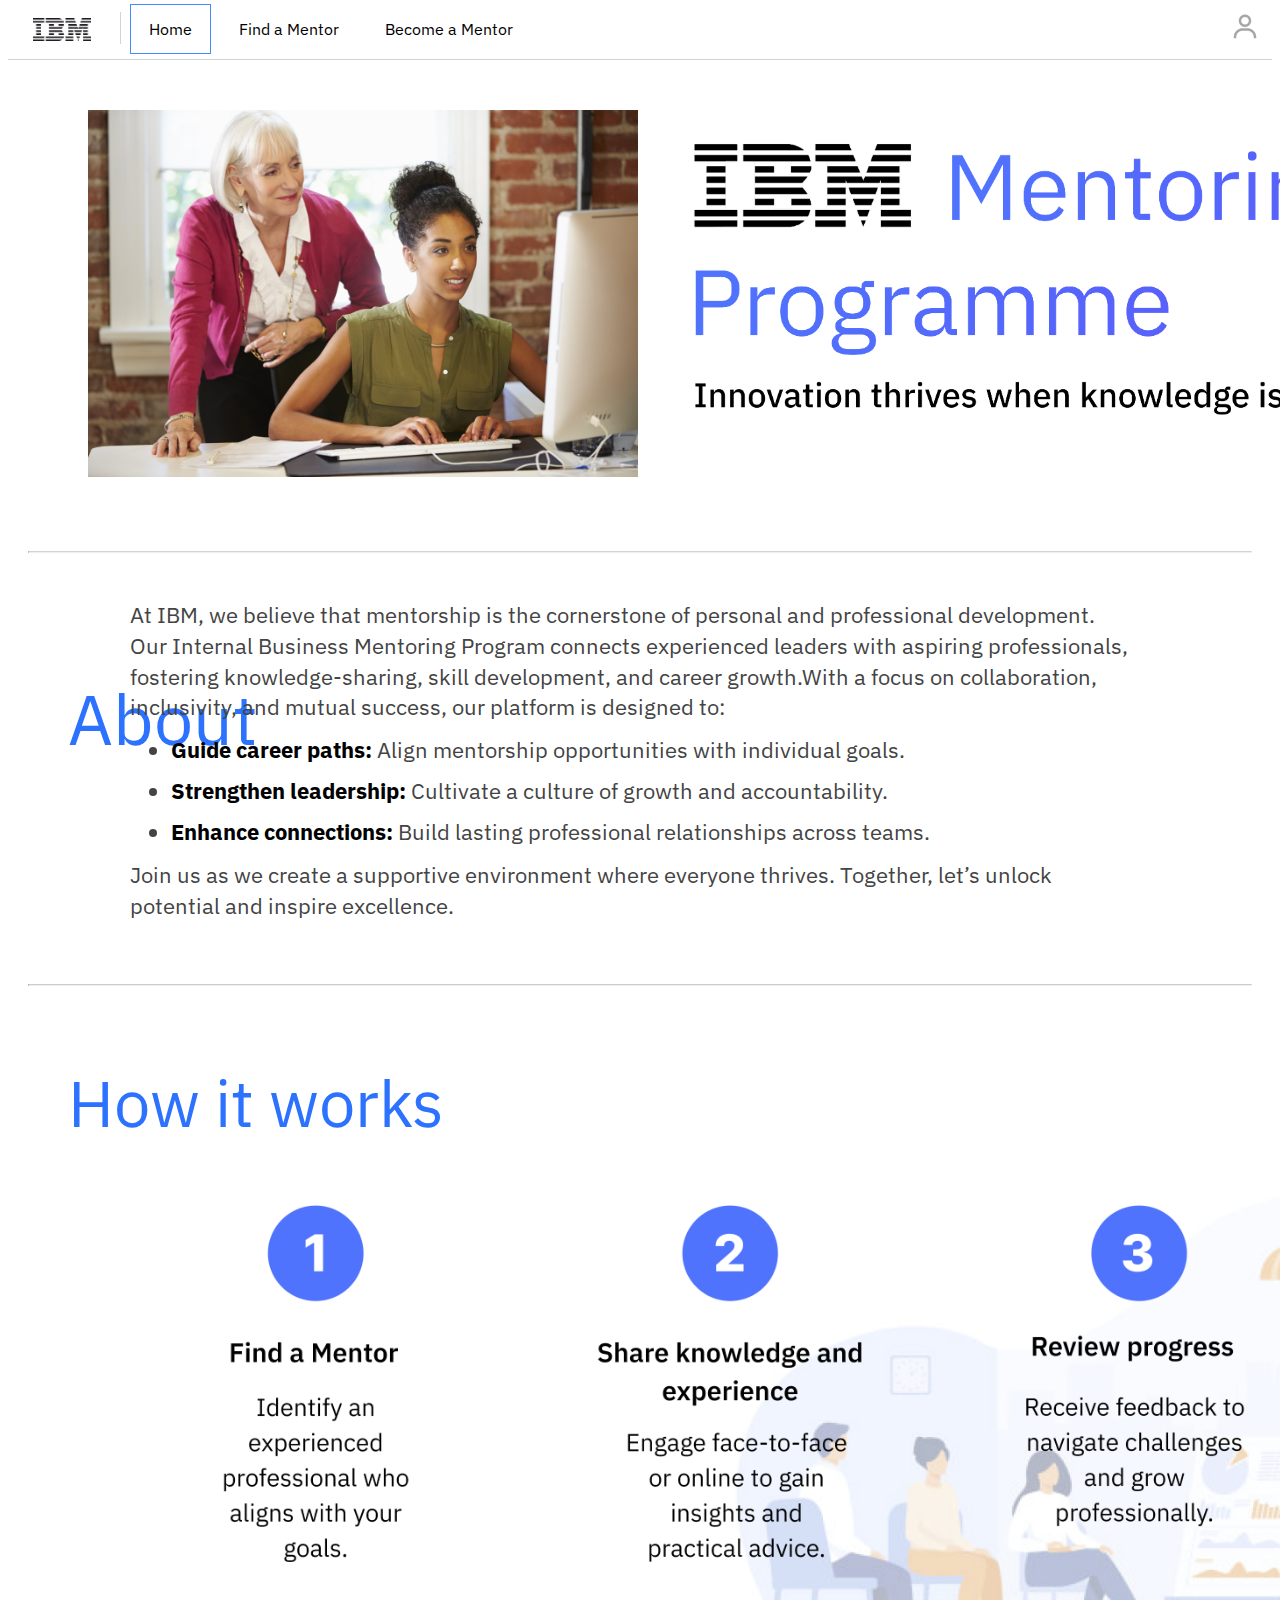
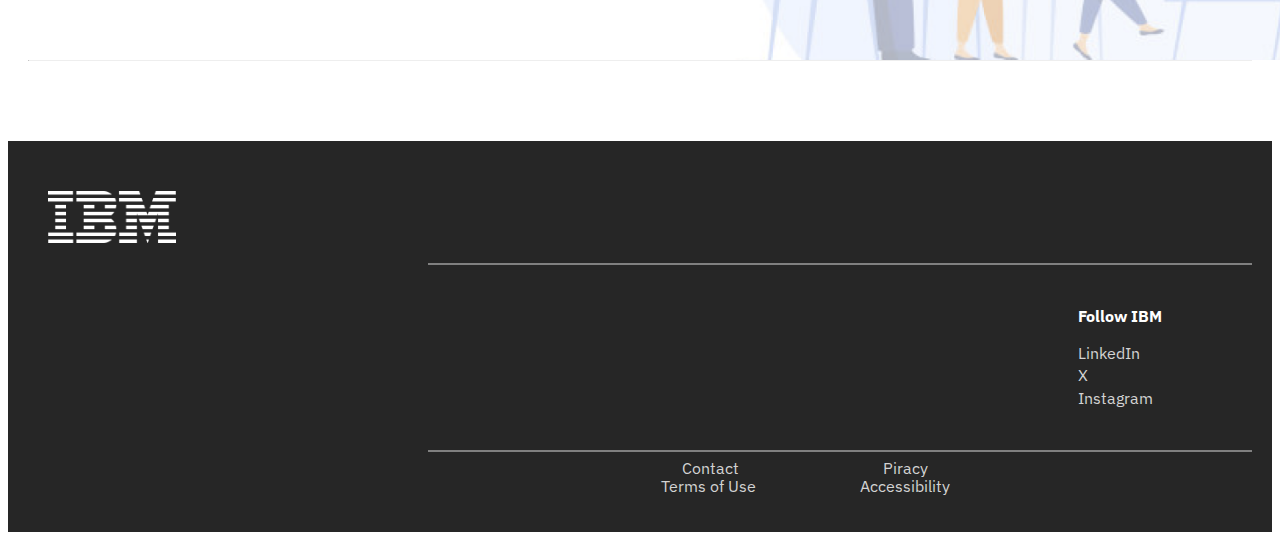
<file: index.html>
<!DOCTYPE html>
<html lang="en">
<head>
    <meta charset="UTF-8">
    <meta name="viewport" content="width=device-width, initial-scale=1.0">
    <title>IBM - Mentoring Programme</title>

    <link rel="icon" type="image/x-icon" href="images/ibm-bee.png">
    <link rel="stylesheet" href="indexStyle.css">
    <link rel="stylesheet" href="https://fonts.googleapis.com/css?family=IBM+Plex+Sans">
</head>
<body>
    <div class="header">
        <!--Logo button-->
        <div class="logo-container">
          <a href="index.html">
            <img src="images/ibm-logo.png" alt="IBM Logo" class="logo" />
          </a>
        </div>
        <div class="vertical-line"></div>
        <!--Button group-->
        <div class="btn-group">
          <button class="button, current" onclick="document.location='index.html'">Home</button>
          <button class="button" onclick="document.location='FindMentor/findMentor.html'">Find a Mentor</button>
          <button class="button" onclick="document.location='BecomeMentor/becomeMentor.html'">Become a Mentor</button>
        </div>
        <!--User image-->
        <a onclick="document.location='portal/portal.html'">
          <img src="images/user-img.png" alt="profile" class="profile">       
        </a>
        <!--Line design-->
        <hr class="hLine">
    </div>

    <div class ="body">
        <!--Mentor picture-->
        <img src="images/Mentoring image.jpg" alt="Mentor working with employee" class="home-image">
        <!--Home page title-->
        <div class="home-pg-title">
            <img src="images/Homepage title.png" alt="ibm logo" class="logo-title">
        </div>
    </div>

    <!--About paragraph-->
    <hr class="aline">
     
    <div class="about page">
      <h1>About</h1>
      <p1>At IBM, we believe that mentorship is the cornerstone of personal and professional development. Our Internal Business Mentoring Program connects experienced leaders with aspiring professionals, fostering knowledge-sharing, skill development, and career growth.With a focus on collaboration, inclusivity, and mutual success, our platform is designed to:</p1>
      <ul>
        <li><strong>Guide career paths:</strong> Align mentorship opportunities with individual goals.</li>
        <li><strong>Strengthen leadership:</strong> Cultivate a culture of growth and accountability.</li>
        <li><strong>Enhance connections:</strong> Build lasting professional relationships across teams.</li>
     </ul>
     <p2>Join us as we create a supportive environment where everyone thrives. Together, let’s unlock potential and inspire excellence.</p2>
    </div>

    <!--How it works paragraph-->
    <hr class="aline2">

    <div class="how-it-works-para">
      <h2>How it works</h2>
      <img src="images/how it works image.png" class="how-it-works-image">
      <hr class="aline3">
    </div>

    <!--Footer-->
    <footer class="footer">
      <div class="footer-content">
        <!--IBM logo-->
        <img src="../images/ibm-logo-white.png" alt="IBM logo" class="ibm-logo-white">
        <p>
          <!--Socials-->
          <hr class="socials-line">
          <div class="socials">
            <p class="socials-header">Follow IBM</p>
            <a href="https://www.linkedin.com/company/ibm" target="_blank">LinkedIn</a><br>
            <a href="https://www.twitter.com/ibm" target="_blank">X</a><br>
            <a href="https://www.instagram.com/ibm" target="_blank">Instagram</a>
          </div>
          <!--Misc hyperlinks-->
          <hr class="misc-line">
          <div class="misc-content1">
            <a href="https://www.ibm.com/uk-en/contact?lnk=flg-cont-uken" target="_blank">Contact</a>
            <a href="https://www.ibm.com/privacy?lnk=flg-priv-uken" target="_blank">Piracy</a><br>
          </div>
          <div class="misc-content2">
            <a href="https://www.ibm.com/uk-en/legal?lnk=flg-tous-uken" target="_blank">Terms of Use</a>
            <a href="https://www.ibm.com/able?lnk=flg-able-uken" target="_blank">Accessibility</a>
          </div>
        </p>
      </div>
    </footer>

</body>
</file>
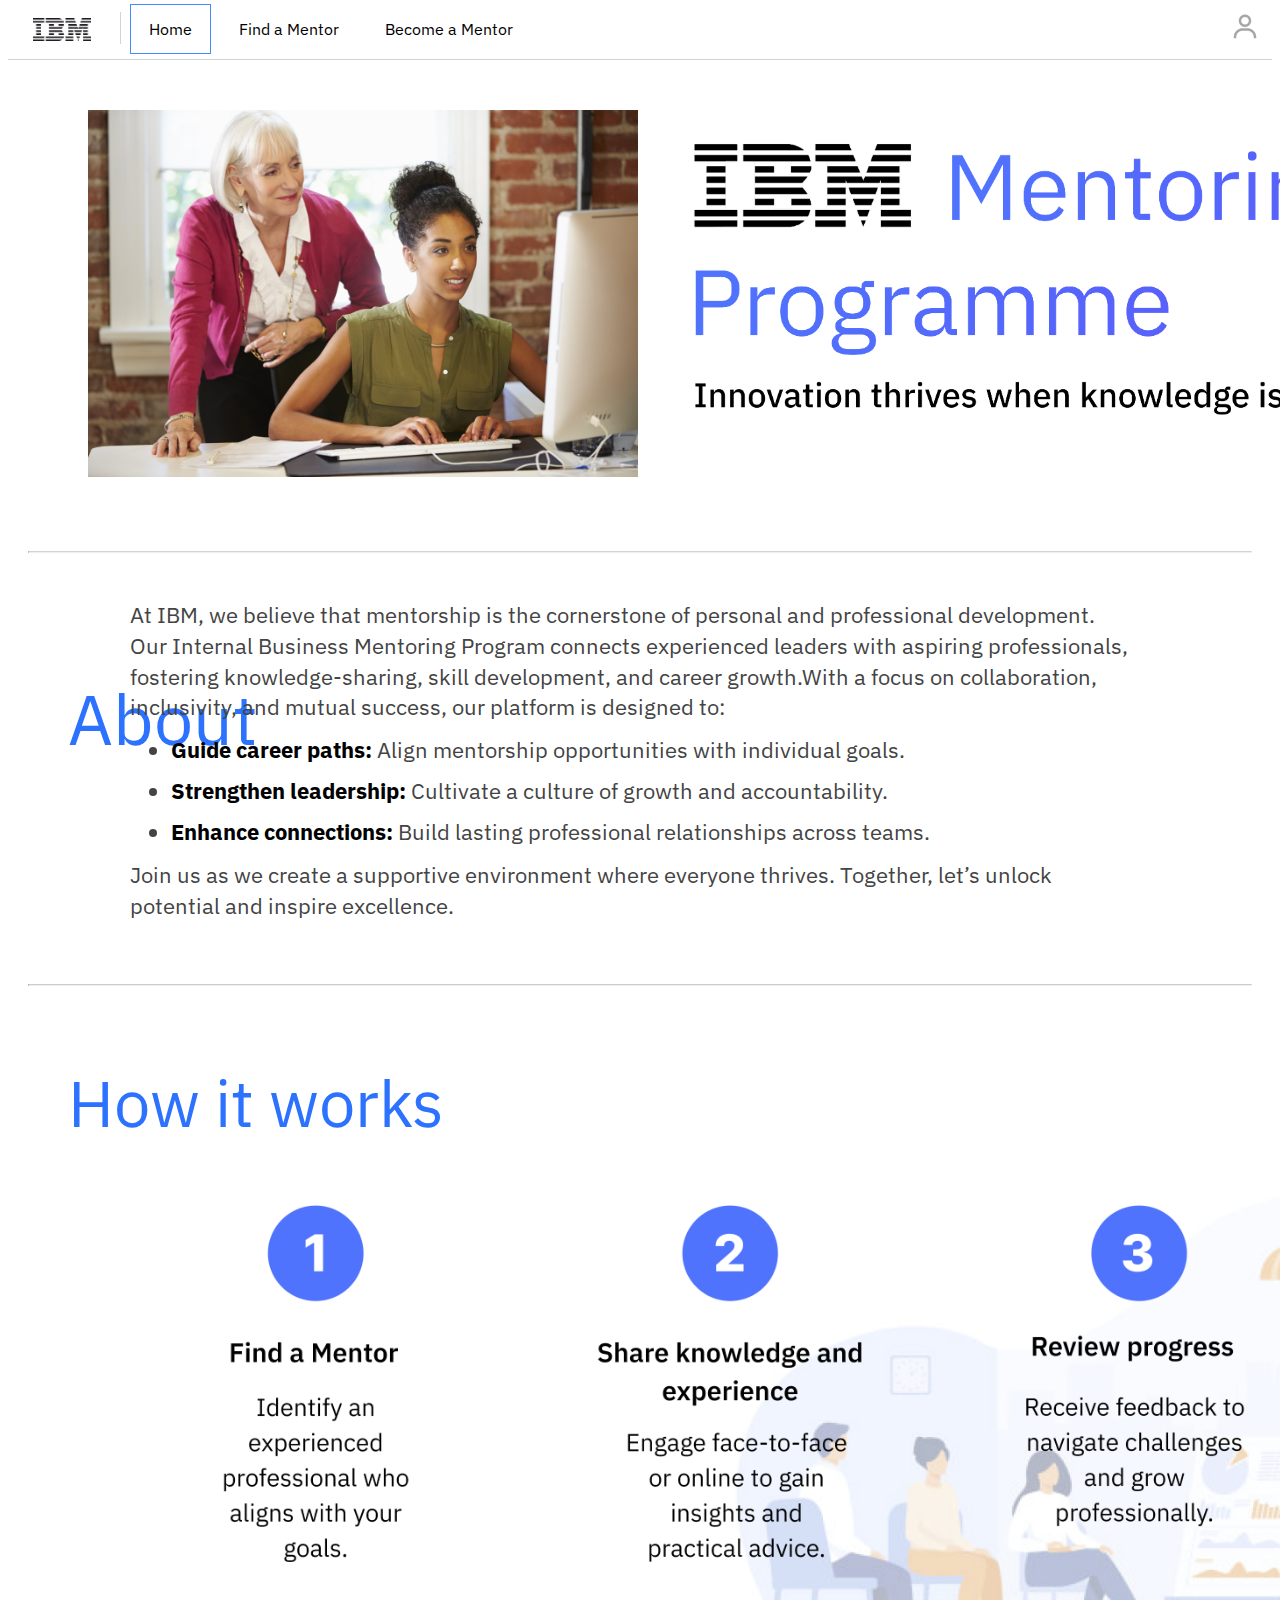
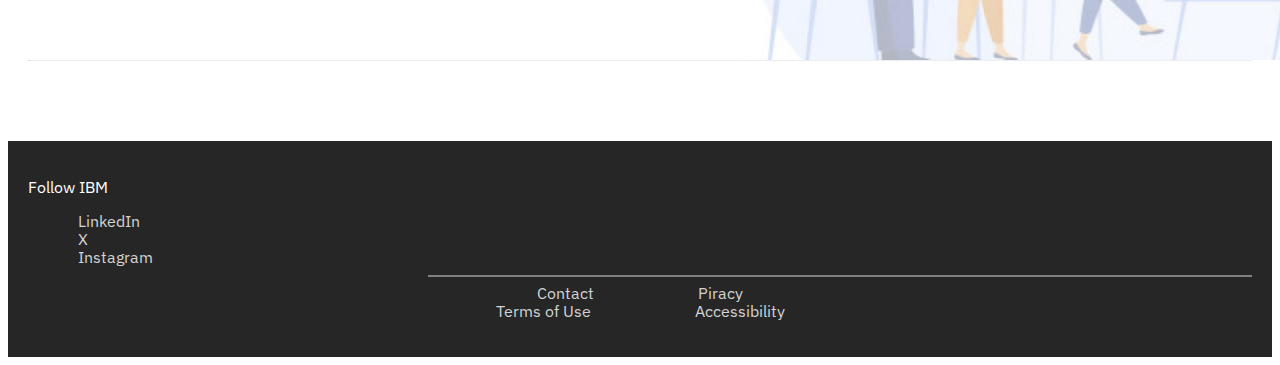
<file: Homepage/index.html>
<!DOCTYPE html>
<html lang="en">
<head>
    <meta charset="UTF-8">
    <meta name="viewport" content="width=device-width, initial-scale=1.0">
    <title>IBM - Mentoring Programme</title>

    <link rel="icon" type="image/x-icon" href="../images/ibm-bee.png">
    <link rel="stylesheet" href="indexStyle.css">
    <link rel="stylesheet" href="https://fonts.googleapis.com/css?family=IBM+Plex+Sans">
</head>
<body>
    <div class="header">
        <!--Logo button-->
        <div class="logo-container">
          <a href="/Homepage/index.html">
            <img src="../images/ibm-logo.png" alt="IBM Logo" class="logo" />
          </a>
        </div>
        <div class="vertical-line"></div>
        <!--Button group-->
        <div class="btn-group">
          <button class="button, current" onclick="document.location='index.html'">Home</button>
          <button class="button" onclick="document.location='../FindMentor/findMentor.html'">Find a Mentor</button>
          <button class="button" onclick="document.location='../BecomeMentor/becomeMentor.html'">Become a Mentor</button>
        </div>
        <!--User image-->
        <a href="">
          <img src="../images/user-img.png" alt="profile" class="profile">       
        </a>
        <!--Line design-->
        <hr class="hLine">
    </div>

    <div class ="body">
        <!--Mentor picture-->
        <img src="../images/Mentoring image.jpg" alt="Mentor working with employee" class="home-image">
        <!--Home page title-->
        <div class="home-pg-title">
            <img src="../images/Homepage title.png" alt="ibm logo" class="logo-title">
        </div>
    </div>

    <!--About paragraph-->
    <hr class="aline">
     
    <div class="about page">
      <h1>About</h1>
      <p1>At IBM, we believe that mentorship is the cornerstone of personal and professional development. Our Internal Business Mentoring Program connects experienced leaders with aspiring professionals, fostering knowledge-sharing, skill development, and career growth.With a focus on collaboration, inclusivity, and mutual success, our platform is designed to:</p1>
      <ul>
        <li><strong>Guide career paths:</strong> Align mentorship opportunities with individual goals.</li>
        <li><strong>Strengthen leadership:</strong> Cultivate a culture of growth and accountability.</li>
        <li><strong>Enhance connections:</strong> Build lasting professional relationships across teams.</li>
     </ul>
     <p2>Join us as we create a supportive environment where everyone thrives. Together, let’s unlock potential and inspire excellence.</p2>
    </div>

    <!--How it works paragraph-->
    <hr class="aline2">

    <div class="how-it-works-para">
      <h2>How it works</h2>
      <img src="../images/how it works image.png" class="how-it-works-image">
      <hr class="aline3">
    </div>

    <!--Footer-->
    <footer class="footer">
      <div class="footer-content">
        <p>
          <div class="socials">
            <p class="socials-header">Follow IBM</p>
            <a href="#" target="_blank">LinkedIn</a><br>
            <a href="#" target="_blank">X</a><br>
            <a href="#" target="_blank">Instagram</a>
          </div>
          <hr class="misc-line">
          <div class="misc-content">
            <a href="#" target="_blank">Contact</a>
            <a href="#" target="_blank">Piracy</a><br>
            <a href="#" target="_blank">Terms of Use</a>
            <a href="#" target="_blank">Accessibility</a>
          </div>
        </p>
      </div>
    </footer>
  
</body>
</file>
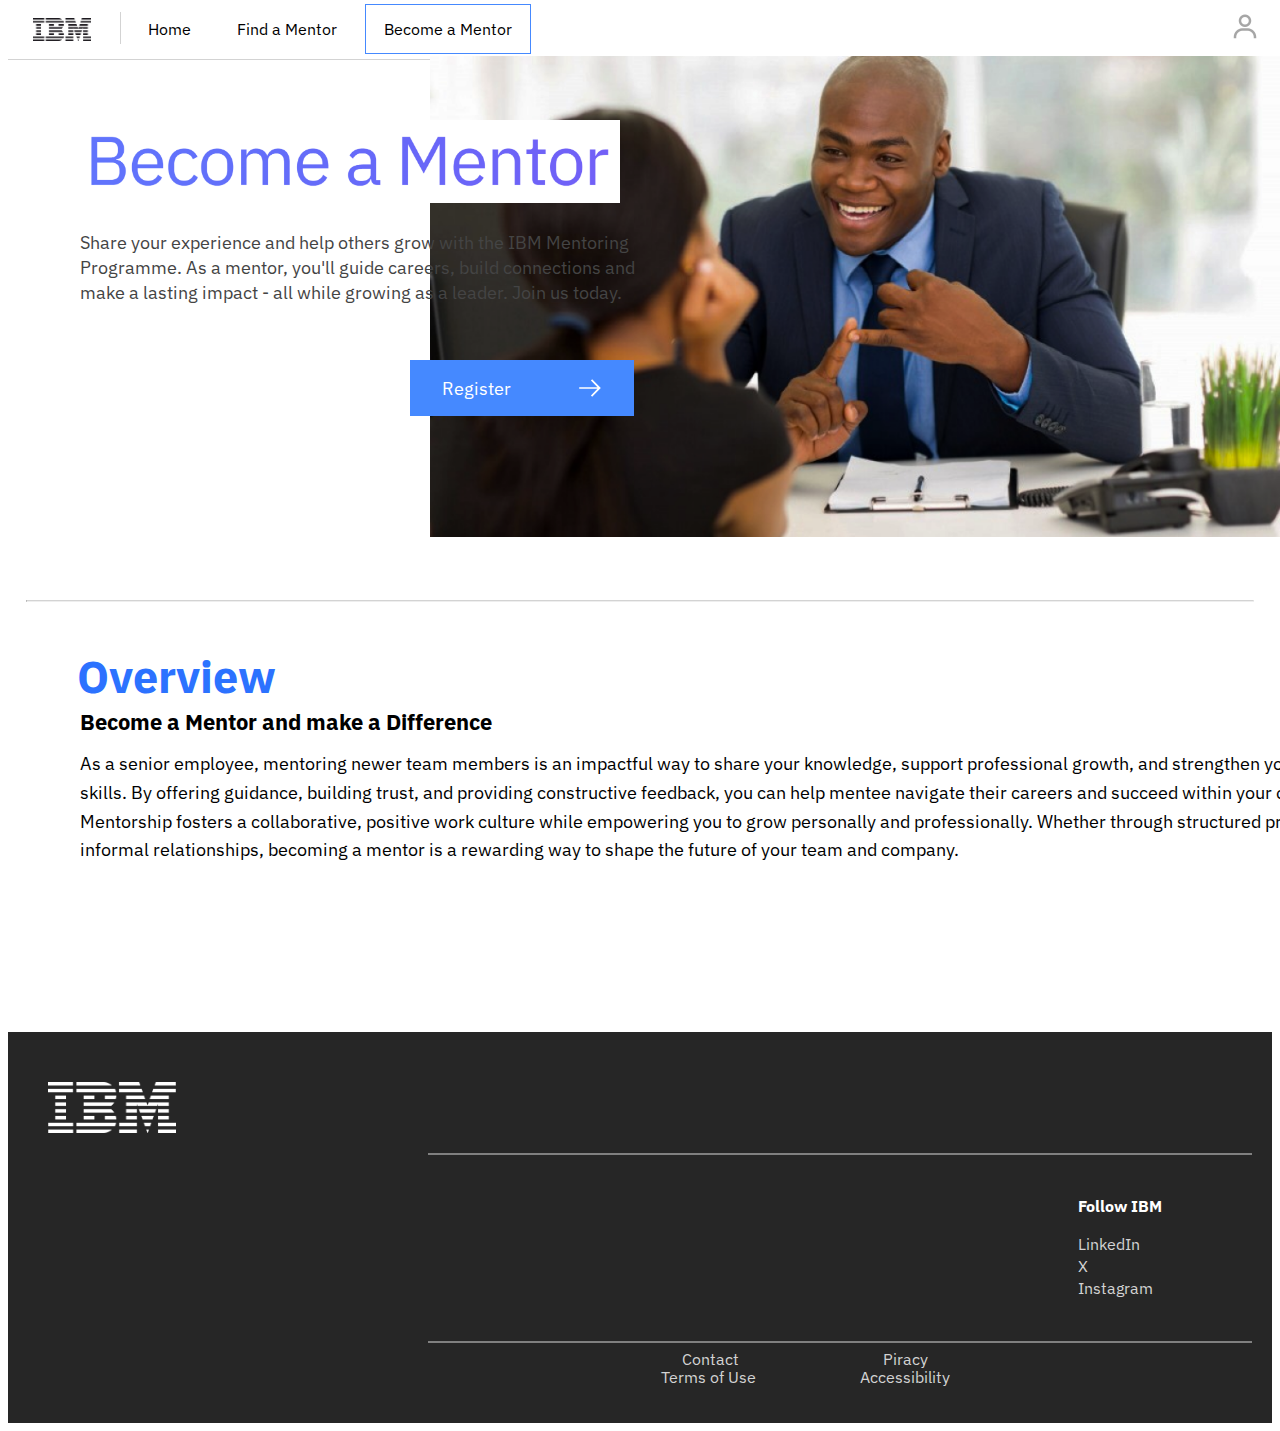
<file: BecomeMentor/becomeMentor.html>
<!DOCTYPE html>
<html lang="en">
<head>
    <meta charset="UTF-8">
    <meta name="viewport" content="width=device-width, initial-scale=1.0">
    <title>IBM - Become a Mentor</title>

    <link rel="icon" type="image/x-icon" href="../images/ibm-bee.png">
    <link rel="stylesheet" href="Styles.css">
    <link rel="stylesheet" href="https://fonts.googleapis.com/css?family=IBM+Plex+Sans">
</head>
<body>
    <div class="header">
        <!--Logo button-->
        <div class="logo-container">
          <a href="../index.html">
            <img src="../images/ibm-logo.png" alt="IBM Logo" class="logo" />
          </a>
        </div>
        <div class="vertical-line"></div>
        <!--Button group-->
        <div class="btn-group">
          <button class="button" onclick="document.location='../index.html'">Home</button>
          <button class="button" onclick="document.location='../FindMentor/findMentor.html'">Find a Mentor</button>
          <button class="button, current" onclick="document.location='becomeMentor.html'">Become a Mentor</button>
        </div>
        <!--User image-->
        <a onclick="document.location='../portal/portal.html'">
          <img src="../images/user-img.png" alt="profile" class="profile">       
        </a>
        <!--Line design-->
        <hr class="hLine">
    </div>

    <div class="body">
        <!--Mentor image-->
        <img src="../images/becomeMentor.png" alt="Mentor image" class="mentorImage">
        <!--Title-->
        <img src="../images/becomeMentorTitle.png" alt="Mentor title" class="title">
    </div>
    
    <div class="subtitle">
        <p1>Share your experience and help others grow with the IBM Mentoring<br>Programme. As a mentor, you'll guide careers, build connections and<br>make a lasting impact - all while growing as a leader. Join us today.</p1>
    </div>
    <a href="register.html" class="register">
      <span>Register</span>
      <svg xmlns="https://www.w3.org/2000/svg" viewBox="0 0 20 20" fill="white">
        <path d="M11.8 2.8L10.8 3.8 16.2 9.3 1 9.3 1 10.7 16.2 10.7 10.8 16.2 11.8 17.2 19 10z"></path>
      </svg>
    </a>

    <!--Line design-->
    <hr class="aLine">

    <div class="overview">
      <h2>Overview</h2>
      <h3>Become a Mentor and make a Difference</h3>
      <p2>As a senior employee, mentoring newer team members is an impactful way to share your knowledge, support professional growth, and strengthen your leadership skills. By offering guidance, building trust, and providing constructive feedback, you can help mentee navigate their careers and succeed within your organization. Mentorship fosters a collaborative, positive work culture while empowering you to grow personally and professionally. Whether through structured programs or informal relationships, becoming a mentor is a rewarding way to shape the future of your team and company.
        </p2>
    </div>

    <!--Footer-->
    <footer class="footer">
      <div class="footer-content">
        <!--IBM logo-->
        <img src="../images/ibm-logo-white.png" alt="IBM logo" class="ibm-logo-white">
        <p>
          <!--Socials-->
          <hr class="socials-line">
          <div class="socials">
            <p class="socials-header">Follow IBM</p>
            <a href="https://www.linkedin.com/company/ibm" target="_blank">LinkedIn</a><br>
            <a href="https://www.twitter.com/ibm" target="_blank">X</a><br>
            <a href="https://www.instagram.com/ibm" target="_blank">Instagram</a>
          </div>
          <!--Misc hyperlinks-->
          <hr class="misc-line">
          <div class="misc-content1">
            <a href="https://www.ibm.com/uk-en/contact?lnk=flg-cont-uken" target="_blank">Contact</a>
            <a href="https://www.ibm.com/privacy?lnk=flg-priv-uken" target="_blank">Piracy</a><br>
          </div>
          <div class="misc-content2">
            <a href="https://www.ibm.com/uk-en/legal?lnk=flg-tous-uken" target="_blank">Terms of Use</a>
            <a href="https://www.ibm.com/able?lnk=flg-able-uken" target="_blank">Accessibility</a>
          </div>
        </p>
      </div>
    </footer>

</body>
</html>
</file>
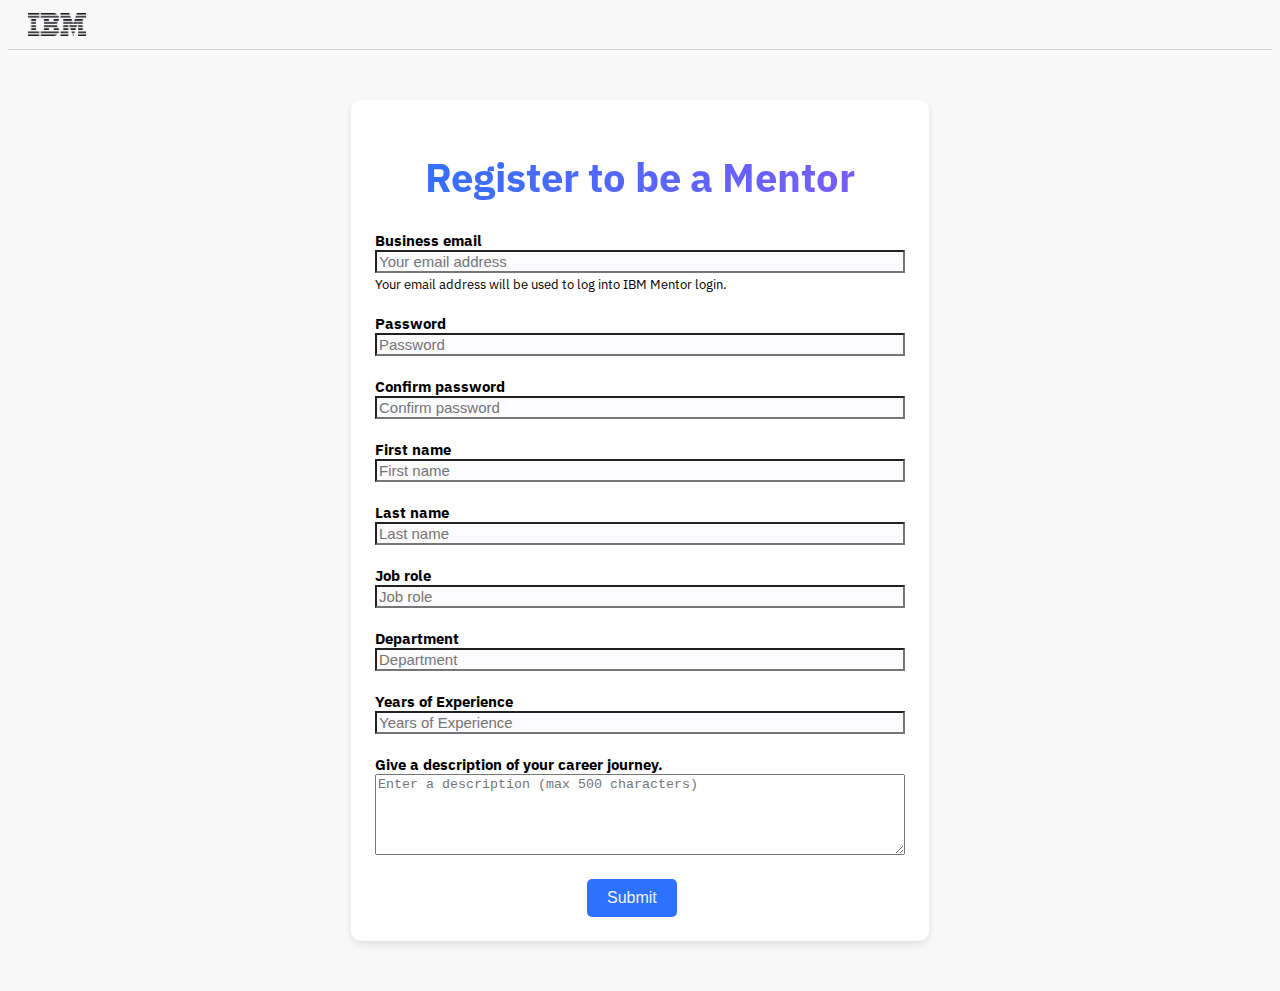
<file: BecomeMentor/Register.html>
<!DOCTYPE html>
<html lang="en">
<head>
  <meta charset="UTF-8">
  <meta name="viewport" content="width=device-width, initial-scale=1.0">
  <title>Become a Mentor - Register</title>

  <link rel="stylesheet" href="register.css">
  <link rel="stylesheet" href="https://fonts.googleapis.com/css?family=IBM+Plex+Sans">
  
</head>
<body>

    <div class="header">
        <!--Logo header-->
        <div class="logo-container">
          <a href="../index.html">
            <img src="../images/ibm-logo.png" alt="IBM Logo" class="logo" />
          </a>
        </div>
    </div>

    <!--Form-->
    <form>
      <!-- Account Information -->
      <div class="form-container">

        <!--page title-->
        <div class="text-gradient">
          <h1>Register to be a Mentor</h1>
        </div>
        
        <div class="email-container">
          <label for="email">Business email</label>
          <input type="email" id="email" placeholder="Your email address" required> </br>
          <small>Your email address will be used to log into IBM Mentor login.</small>
        </div>

        <br>

        <div class="form-group">
          <label for="password">Password</label>
          <input type="password" id="password" placeholder="Password" required>
          <br>
          <br>
          <label for="password">Confirm password</label>
          <input type="password" id="password" placeholder="Confirm password" required>
        </div>

        <br>

        <div class="name-container">
           <label for="first-name">First name</label>
            <input type="text" id="first-name" placeholder="First name" required>
            <br>
            <br>
            <label for="last-name">Last name</label>
            <input type="text" id="last-name" placeholder="Last name" required>
        </div>

        <br>

        <div class="job-container">
            <label for="job-role">Job role</label>
            <input type="text" id="job-role" placeholder="Job role" required>
            <br>
            <br>
            <label for="department">Department</label>
            <input type="text" id="last-name" placeholder="Department" required>
        </div>

        <br>

        <div class="years-experience">
            <label for="experience">Years of Experience</label>
            <input type="number" id="experience" placeholder="Years of Experience" required>
        </div>

        <br>

        <div class="description-container">
            <label for="description">Give a description of your career journey.</label>
            <br>
            <textarea id="description" name="description" rows="5" placeholder="Enter a description (max 500 characters)" maxlength="500"></textarea>
            <small class="descrip-content"> </small>
            <br>
            <br>
            <button type="submit" class="btn">Submit</button>
        </div>

      </div>

    </form>

</body>
</file>
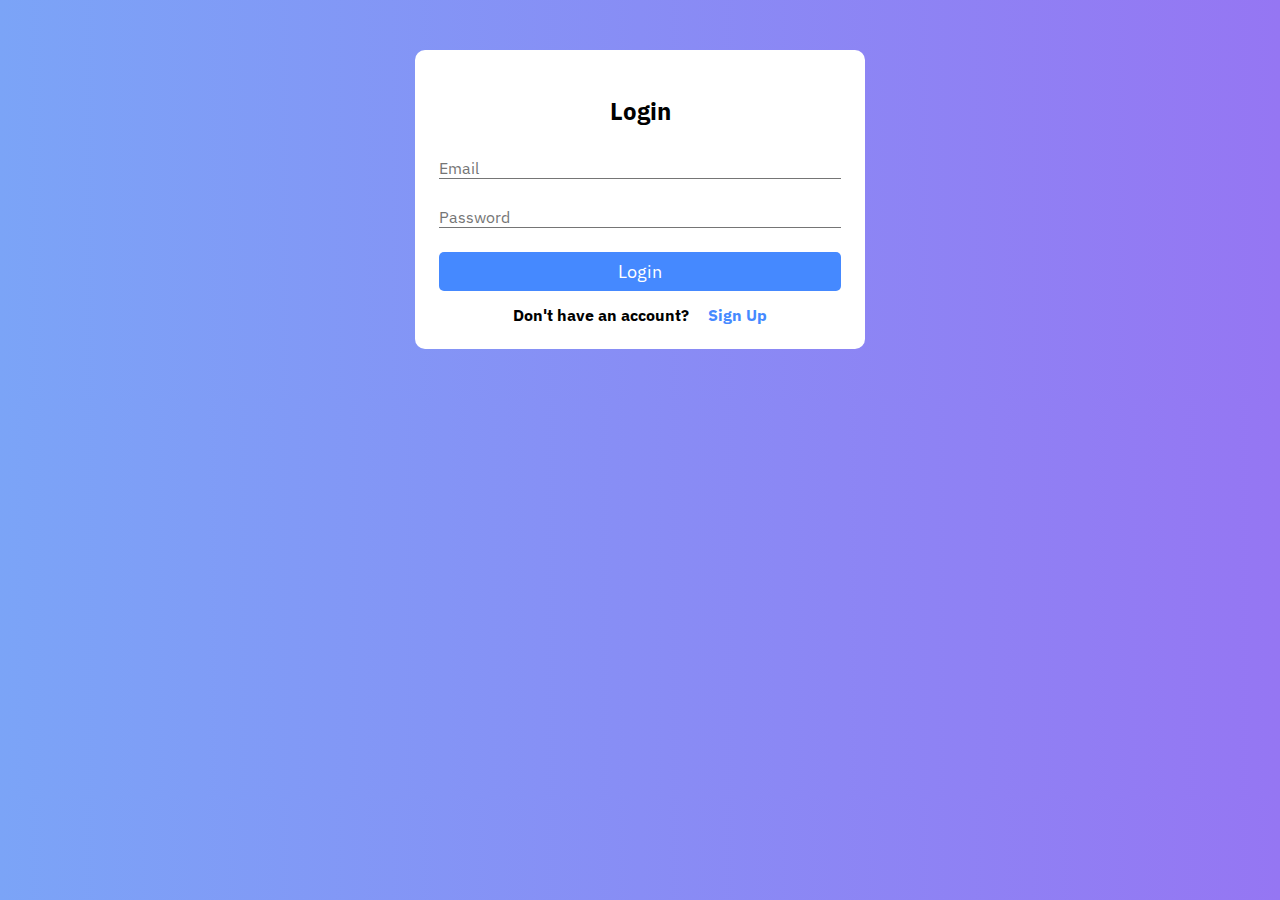
<file: portal/portal.html>
<!DOCTYPE html>
<html lang="en">
<head>
    <meta charset="UTF-8">
    <meta name="viewport" content="width=device-width, initial-scale=1.0">
    <title>Register and Login</title>
    <link rel="stylesheet" href="style.css">
    <link rel="stylesheet" href="https://fonts.googleapis.com/css?family=IBM+Plex+Sans">
</head>
<body>
    <div class="container" id="signup" style="display:none;">
        <h1 class="form-title">Register</h1>
        <form method="post" action="register.php">
            <div class="input-group">
                <input type="text" name="fName" id="fName" placeholder="First Name" required>
                <label for="fName">First Name</label>
            </div>
            <div class="input-group">
                <input type="text" name="lName" id="lName" placeholder="Last Name" required>
                <label for="lName">Last Name</label>
            </div>
            <div class="input-group">
                <input type="email" name="email" id="email" placeholder="Email" required>
                <label for="email">Email</label>
            </div>
            <div class="input-group">
                <input type="password" name="password" id="password" placeholder="Password" required>
                <label for="password">Password</label>
            </div>
            <input type="submit" class="btn" value="Sign Up" name="signup"> 
        </form>
        <div class="links">
            <p>Already have an account?</p>
            <button id="loginButton">Login</button>
        </div>
    </div>
    
    <div class="container" id="login">
        <h1 class="form-title">Login</h1>
        <form method="post" action="register.php">
            <div class="input-group">
                <input type="email" name="email" id="email" placeholder="Email" required>
                <label for="email">Email</label>
            </div>
            <div class="input-group">
                <input type="password" name="password" id="password" placeholder="Password" required>
                <label for="password">Password</label>
            </div>
            <input type="submit" class="btn" value="Login" name="login"> 
        </form>
        <div class="links">
            <p>Don't have an account?</p>
            <button id="signupButton">Sign Up</button>
        </div>
    </div>
    <script src="script.js"></script>
</body>
</html>
</file>
<file: indexStyle.css>
.body {
    margin: 0;
}
/*IBM logo design*/
.logo {
    width: 58px;
    height: 23px;
    position: relative;
    border: 5px solid white;
    left: 20px;
    display: inline;
}
.logo-container {
    display: flex;
    align-items: flex-start;
    position: relative;
    padding-top: 5px;
    padding-bottom:10px;
}
/*Profile image*/
.profile {
    width: 30px;
    height: 30px;
    position: absolute; right: 20px; top: 12px;
    -webkit-filter: opacity(0.35);
    filter: opacity(0.35);
    cursor: pointer;
}
/*Button grouping and design for navigation bar*/
.btn-group {
    position: absolute; top: 4px; left: 130px;
    gap: 10px;
    display: flex;
    margin-top: 0;
}
.button {
    border: none;
    background-color: white;
    padding: 15px 18px;
    text-align: center;
    text-decoration: none;
    display: inline-block;
    font-size: 16px;
    font-family: 'IBM Plex sans';
    transition-duration: 0.4s;
    cursor: pointer;
}
/*Highlights active page on navigation bar*/
.current {
    border: 1.5px solid #4589ff;
    background-color: white;
    padding: 14px 18px;
    text-align: center;
    text-decoration: none;
    display: inline-block;
    font-size: 16px;
    font-family: 'IBM Plex sans';
    transition-duration: 0.4s;
    cursor: pointer;
}
/*Button hover effects*/
.current:hover {
    background-color: #e8e8e8;
}
.btn-group .button:hover {
    background-color: #e8e8e8;
}
/*Line designs for separators*/
.hLine {
    position: relative; top: 30px;
    border: 0px;
    border-top: lightgrey;
    margin: 0;
    padding: 0;
    width: 100%;
}
.vertical-line {
    width: 1px;
    height: 32px;
    background-color: lightgrey;
    margin-left: 45px;
    position: absolute; top: 12px; left: 75px;
}
.logo-container::after {
    content: "";
    position: absolute;
    bottom: 0;
    left: 0;
    width: 100%;
    height: 1px;
    background-color: lightgrey;
}
/*Home page design*/
.home-image {
    width: 550px;
    height: auto;
    margin-top: 50px;
    padding-left: 80px;
}
.logo-title {
    position: absolute; top: 110px;
    width: 800px;
    height: auto;
    margin-left: 650px;
}
/*About section design*/
.aline {
    border-top: 1px solid lightgrey;
    align-items: center;
    margin: 20px  ;
    margin-top: 70px;
}
.about {
    font-family: 'IBM Plex sans'; 
    color: #444; 
    max-width:800px; 
    padding: 20px; 
}
/* Styling the heading */
.about h1 {
    font-size: 70px; 
    font-weight: normal; 
    color: #2C72FF; 
    margin: 80px;
    margin-left: 40px; 
}
/* Styling the paragraphs */
.about p1 {
    position: absolute; 
    right: 150px; 
    top: 600px;
    margin: auto;
    font-size: 22px; 
    line-height: 1.4; 
    max-width: 1000px;
}
.about p2 {
    position: absolute; 
    right: 150px; 
    top: 860px;
    margin: auto;
    font-size: 22px; 
    line-height: 1.4; 
    max-width: 1000px;
}
/* Styling the list */
.about ul {
    position: absolute; 
    right: 350px; 
    top: 735px;
    margin: auto;
    font-size: 22px; 
    line-height: 1.4; 
    max-width: 900px;
}
.about ul li {
    font-size: 22px; 
    line-height: 1.4; 
    margin-bottom: 10px; 
}
.about ul li strong {
    color: #000; 
}
.aline2 {
    border-top: 1px solid rgb(205, 204, 204);
    align-items: center;
    margin: 20px ;
    margin-top: 120px;
}
.aline3 {
    border-top: 1px solid rgb(205, 204, 204);
    align-items: center;
    margin: 20px;
    margin-top: -5px;
}
/* Styling the how it works section*/
.how-it-works-para {
    font-family: 'IBM Plex sans';
}
.how-it-works-para h2{
    position: absolute;
    font-size: 65px; 
    font-weight: normal; 
    color: #2C72FF; 
    margin: 60px; 
    top: 1000px;
}
.how-it-works-image {
    width: 1500px;
    height: auto;
    margin-top: 150px;
}
/*Footer*/
.footer {
    background-color: #262626;
    padding: 20px;
    margin-top: 80px;
}
.footer-content a{
    color: lightgrey;
    text-decoration: none;
    font-family: 'IBM Plex sans';
    line-height: 3px;
    margin: 50px;
}
/*IBM logo*/
.ibm-logo-white {
    width: 128px;
    display: inline-block;
    margin-top: 30px;
    margin-left: 20px;
}
/*Socials*/
.socials-line {
    align-items: center;
    border: 0.5px solid gray;
    margin-left: 400px; 
}
.socials {
    text-align: left;
    margin-left: 1000px;
    margin-top: 40px;
    margin-bottom: 40px;
    line-height: 140%;
}
.socials-header {
    color: white;
    font-family: 'IBM Plex sans';
    font-weight: bold;
    margin-left: 50px;
}
/*miscellaneous content*/
.misc-line {
    align-items: center;
    border: 0.5px solid gray;
    margin-left: 400px;
}
.misc-content1 {
    word-spacing: 40px;
}
.misc-content1, .misc-content2 {
    margin-left: 330px;
    text-align: center;
}
.footer-content:hover, a:hover {
    color: white;
}
</file>
<file: Homepage/indexStyle.css>
.body {
    margin: 0;
}
/*IBM logo design*/
.logo {
    width: 58px;
    height: 23px;
    position: relative;
    border: 5px solid white;
    left: 20px;
    display: inline;
}
.logo-container {
    display: flex;
    align-items: flex-start;
    position: relative;
    padding-top: 5px;
    padding-bottom:10px;
}
/*Profile image*/
.profile {
    width: 30px;
    height: 30px;
    position: absolute; right: 20px; top: 12px;
    -webkit-filter: opacity(0.35);
    filter: opacity(0.35);
}
/*Button grouping and design for navigation bar*/
.btn-group {
    position: absolute; top: 4px; left: 130px;
    gap: 10px;
    display: flex;
    margin-top: 0;
}
.button {
    border: none;
    background-color: white;
    padding: 15px 18px;
    text-align: center;
    text-decoration: none;
    display: inline-block;
    font-size: 16px;
    font-family: 'IBM Plex sans';
    transition-duration: 0.4s;
    cursor: pointer;
}
/*Highlights active page on navigation bar*/
.current {
    border: 1.5px solid #4589ff;
    background-color: white;
    padding: 14px 18px;
    text-align: center;
    text-decoration: none;
    display: inline-block;
    font-size: 16px;
    font-family: 'IBM Plex sans';
    transition-duration: 0.4s;
    cursor: pointer;
}
/*Button hover effects*/
.current:hover {
    background-color: #e8e8e8;
}
.btn-group .button:hover {
    background-color: #e8e8e8;
}
/*Line designs for separators*/
.hLine {
    position: relative; top: 30px;
    border: 0px;
    border-top: lightgrey;
    margin: 0;
    padding: 0;
    width: 100%;
}
.vertical-line {
    width: 1px;
    height: 32px;
    background-color: lightgrey;
    margin-left: 45px;
    position: absolute; top: 12px; left: 75px;
}
.logo-container::after {
    content: "";
    position: absolute;
    bottom: 0;
    left: 0;
    width: 100%;
    height: 1px;
    background-color: lightgrey;
}
/*Home page design*/
.home-image {
    width: 550px;
    height: auto;
    margin-top: 50px;
    padding-left: 80px;
}
.logo-title {
    position: absolute; top: 110px;
    width: 800px;
    height: auto;
    margin-left: 650px;
}
/*About section design*/
.aline {
    border-top: 1px solid lightgrey;
    align-items: center;
    margin: 20px  ;
    margin-top: 70px;
}
.about {
    font-family: 'IBM Plex sans'; 
    color: #444; 
    max-width:800px; 
    padding: 20px; 
}
/* Styling the heading */
.about h1 {
    font-size: 70px; 
    font-weight: normal; 
    color: #2C72FF; 
    margin: 80px;
    margin-left: 40px; 
}
/* Styling the paragraphs */
.about p1 {
    position: absolute; 
    right: 150px; 
    top: 600px;
    margin: auto;
    font-size: 22px; 
    line-height: 1.4; 
    max-width: 1000px;
}
.about p2 {
    position: absolute; 
    right: 150px; 
    top: 860px;
    margin: auto;
    font-size: 22px; 
    line-height: 1.4; 
    max-width: 1000px;
}
/* Styling the list */
.about ul {
    position: absolute; 
    right: 350px; 
    top: 735px;
    margin: auto;
    font-size: 22px; 
    line-height: 1.4; 
    max-width: 900px;
}
.about ul li {
    font-size: 22px; 
    line-height: 1.4; 
    margin-bottom: 10px; 
}
.about ul li strong {
    color: #000; 
}
.aline2 {
    border-top: 1px solid rgb(205, 204, 204);
    align-items: center;
    margin: 20px ;
    margin-top: 120px;
}
.aline3 {
    border-top: 1px solid rgb(205, 204, 204);
    align-items: center;
    margin: 20px;
    margin-top: -5px;
}
/* Styling the how it works section*/
.how-it-works-para {
    font-family: 'IBM Plex sans';
}
.how-it-works-para h2{
    position: absolute;
    font-size: 65px; 
    font-weight: normal; 
    color: #2C72FF; 
    margin: 60px; 
    top: 1000px;
}
.how-it-works-image {
    width: 1500px;
    height: auto;
    margin-top: 150px;
}
/*Footer*/
.footer {
    background-color: #262626;
    padding: 20px;
    margin-top: 80px;
}
.footer-content a{
    color: lightgrey;
    text-decoration: none;
    font-family: 'IBM Plex sans';
    line-height: 3px;
    margin: 50px;
}
/*Socials*/
.socials {
    text-align: left;
}
.socials-header {
    color: white;
    font-family: 'IBM Plex sans'
}
/*miscellaneous content*/
.misc-line{
    align-items: center;
    border: 1px solid gray;
    margin-left: 400px;
}
.misc-content{
    text-align: center;
}
</file>
<file: BecomeMentor/Styles.css>
.body {
    margin: 0;
}
/*IBM logo design*/
.logo {
    width: 58px;
    height: 23px;
    position: relative;
    border: 5px solid white;
    left: 20px;
    display: inline;
}
.logo-container {
    display: flex;
    align-items: flex-start;
    position: relative;
    padding-top: 5px;
    padding-bottom:10px;
}
/*Profile image*/
.profile {
    width: 30px;
    height: 30px;
    position: absolute; right: 20px; top: 12px;
    -webkit-filter: opacity(0.35);
    filter: opacity(0.35);
    cursor: pointer;
}
/*Button grouping and design for navigation bar*/
.btn-group {
    position: absolute; top: 4px; left: 130px;
    gap: 10px;
    display: flex;
    margin-top: 0;
}
.button {
    border: none;
    background-color: white;
    padding: 15px 18px;
    text-align: center;
    text-decoration: none;
    display: inline-block;
    font-size: 16px;
    font-family: 'IBM Plex sans';
    transition-duration: 0.4s;
    cursor: pointer;
}
/*Highlights active page on navigation bar*/
.current {
    border: 1.5px solid #4589ff;
    background-color: white;
    padding: 14px 18px;
    text-align: center;
    text-decoration: none;
    display: inline-block;
    font-size: 16px;
    font-family: 'IBM Plex sans';
    transition-duration: 0.4s;
    cursor: pointer;
}
/*Button hover effects*/
.current:hover {
    background-color: #e8e8e8;
}
.btn-group .button:hover {
    background-color: #e8e8e8;
}
/*Line designs for separators*/
.hLine {
    position: relative; top: 30px;
    border: 0px;
    border-top: lightgrey;
    margin: 0;
    padding: 0;
    width: 100%;
}
.vertical-line {
    width: 1px;
    height: 32px;
    background-color: lightgrey;
    margin-left: 45px;
    position: absolute; top: 12px; left: 75px;
}
.logo-container::after {
    content: "";
    position: absolute;
    bottom: 0;
    left: 0;
    width: 100%;
    height: 1px;
    background-color: lightgrey;
}
.mentorImage {
    position: absolute; top: 55.5px; right: 0px;
    width: 850px; 
}
.title {
    position: absolute; top: 120px; left: 70px;
    width: 550px;
}
.subtitle {
    font-family: 'IBM Plex sans'; 
    color: #444; 
    max-width: 800px; 
    padding: 20px;
}
p1 {
    position: absolute; 
    left: 80px; 
    top: 230px;
    margin: auto;
    font-size: 18px; 
    line-height: 1.4; 
    max-width: 900px;
}
.register {
    position: absolute; top: 360px; left: 410px;
    display: flex;
    justify-content: space-between;
    align-items: center;
    background-color: #4589ff;
    color: white;
    font-size: 18px;
    font-family: 'IBM Plex sans';
    padding: 16px 32px;
    border: none;
    cursor: pointer;
    text-decoration: none;
    transition-duration: 0.4;
    width: 160px;
}
.register svg {
    width: 24px;
    height: 24px;
}
.register:hover {
    background-color: #0353e9;
}

/*About section design*/
.aLine {
    border-top: 1px solid lightgrey;
    width: 97%;
    align-items: center;
    margin-top: 500px;
}

h2 {
    position: absolute; top: 610px; left: 77px;
    margin-bottom: 60px;
    font-size: 45px;
    font-family: 'IBM Plex sans';
    color: #2C72FF;
}
h3 {
    position: absolute; top: 685px; left: 80px;
    margin-bottom: 60px;
    font-size: 22px;
    font-family: 'IBM Plex sans';
}
p2 {
    position: absolute; top: 750px; left: 80px;
    font-size: 18px;
    font-family: 'IBM Plex sans';
    line-height: 1.6;
    width: 1350px;
}
/*Footer*/
.footer {
    background-color: #262626;
    padding: 20px;
    margin-top: 430px;
}
.footer-content a{
    color: lightgrey;
    text-decoration: none;
    font-family: 'IBM Plex sans';
    line-height: 3px;
    margin: 50px;
}
/*IBM logo*/
.ibm-logo-white {
    width: 128px;
    display: inline-block;
    margin-top: 30px;
    margin-left: 20px;
}
/*Socials*/
.socials-line {
    align-items: center;
    border: 0.5px solid gray;
    margin-left: 400px; 
}
.socials {
    text-align: left;
    margin-left: 1000px;
    margin-top: 40px;
    margin-bottom: 40px;
    line-height: 140%;
}
.socials-header {
    color: white;
    font-family: 'IBM Plex sans';
    font-weight: bold;
    margin-left: 50px;
}
/*miscellaneous content*/
.misc-line {
    align-items: center;
    border: 0.5px solid gray;
    margin-left: 400px;
}
.misc-content1 {
    word-spacing: 40px;
}
.misc-content1, .misc-content2 {
    margin-left: 330px;
    text-align: center;
}
.footer-content:hover, a:hover {
    color: white;
}
</file>
<file: BecomeMentor/register.css>
body {
    background-color: #f9f9fa;
}

/*IBM logo design*/
.logo {
    width: 58px;
    height: 23px;
    position: relative;
    left: 20px;
    display: inline;
}
.logo-container {
    display: flex;
    align-items: flex-start;
    position: relative;
    padding-top: 5px;
    padding-bottom:10px;
}

/*Line designs for separators*/
.hLine {
    border: 0px;
    border-top: lightgrey;
    margin: 0;
    padding: 0;
    width: 100%;
}
.vertical-line {
    width: 1px;
    height: 32px;
    background-color: lightgrey;
    margin-left: 45px;
    position: absolute; top: 12px; left: 75px;
}
.logo-container::after {
    content: "";
    position: absolute;
    bottom: 0;
    left: 0;
    width: 100%;
    height: 1px;
    background-color: lightgrey;
}

.text-gradient h1 {
    background: linear-gradient(to right, #2C72FF, #825AFA); 
    -webkit-background-clip: text;
    -webkit-text-fill-color: transparent; 
    display: flex;
    justify-content: center; 
    align-items: center;
    font-family: IBM Plex sans;
    font-size: 40px;
    font-weight: bold;
}

form {
    font-family: IBM Plex sans;
}

.form-container {
    background: rgb(255, 255, 255);
    width: 530px;
    padding: 1.5rem;
    margin: 50px auto;
    border-radius: 10px;
    box-shadow: 0 4px 8px rgba(0, 0, 0, 0.1);
}

input {
    background-color: #fbfafc;
    width: 100%;
    font-size: 15px;
}
input, textarea, select {
    width: 100%;
    box-sizing: border-box;
}

label {
    font-size: 15px;
    font-weight: bold;
}

button {
    color: #f4f4f5; 
    border: none; 
    background-color: #2C72FF; 
    border-radius: 5px; 
    font-size: 1rem; 
    padding: 10px 20px; 
    cursor: pointer; 
    transition: background-color 0.3s ease; 
    margin-left: 40%;
}

button:hover {
     background-color: #1A5BCC; /
}
</file>
<file: portal/style.css>
/*Select all*/
* {
    margin: 0;
    padding: 0;
    box-sizing: border-box;
    font-family: 'IBM Plex sans';
}
body {
    background-color: #c9d6ff;
    background: linear-gradient(to right, #7ba4f7, #9576f3)
}
/*Customising the form*/
.container {
    background: rgb(255, 255, 255);
    width: 450px;
    padding: 1.5rem;
    margin: 50px auto;
    border-radius: 10px;
    box-shadow: 0 20px 35px, rgba(rgb(147, 147, 147));
}
.form-title {
    font-size: 1.5rem;
    font-weight: bold;
    text-align: center;
    padding: 1.3rem;
    margin-bottom: 0.4rem;
}
/*Customising the input boxes*/
input {
    color: inherit;
    width: 100%;
    background-color: transparent;
    border: none;
    border-bottom: 1px solid #757575;
    font-size: 15px;
}
.input-group {
    padding: 1% 0;
    position: relative; 
}
input:focus {
    background-color: transparent;
    outline: transparent;
    border-bottom: 1.5px solid #4589ff;
}
input::placeholder {
    color: transparent;
}
label {
    color: #757575;
    position: relative;
    top: -1.3em;
    cursor: auto;
    transition: 0.3s ease all;
}
input:focus~label, input:not(:placeholder-shown)~label {
    top: -3em;
    color: #4589ff;
    font-size: 15px;
}
/*Login - Sign Up button*/
.btn {
    font-size: 1.1rem;
    padding: 8px 0;
    border-radius: 5px;
    outline: none;
    border: none;
    width: 100%;
    background-color:#4589ff;
    color: white;
    cursor: pointer;
    transition: 0.5s;
}
.btn:hover {
    background:#236cfe;
}
/*Links to login - sign up form*/
.links {
    display: flex;
    justify-content: space-around;
    padding: 0 4rem;
    margin-top: 0.9rem;
    font-weight: bold;
}
button {
    color:#4589ff;
    border: none;
    background-color: transparent;
    font-size: 1rem;
    font-weight: bold;
    cursor: pointer;
}
button:hover {
    text-decoration: underline;
    color:#236cfe;
}
</file>
